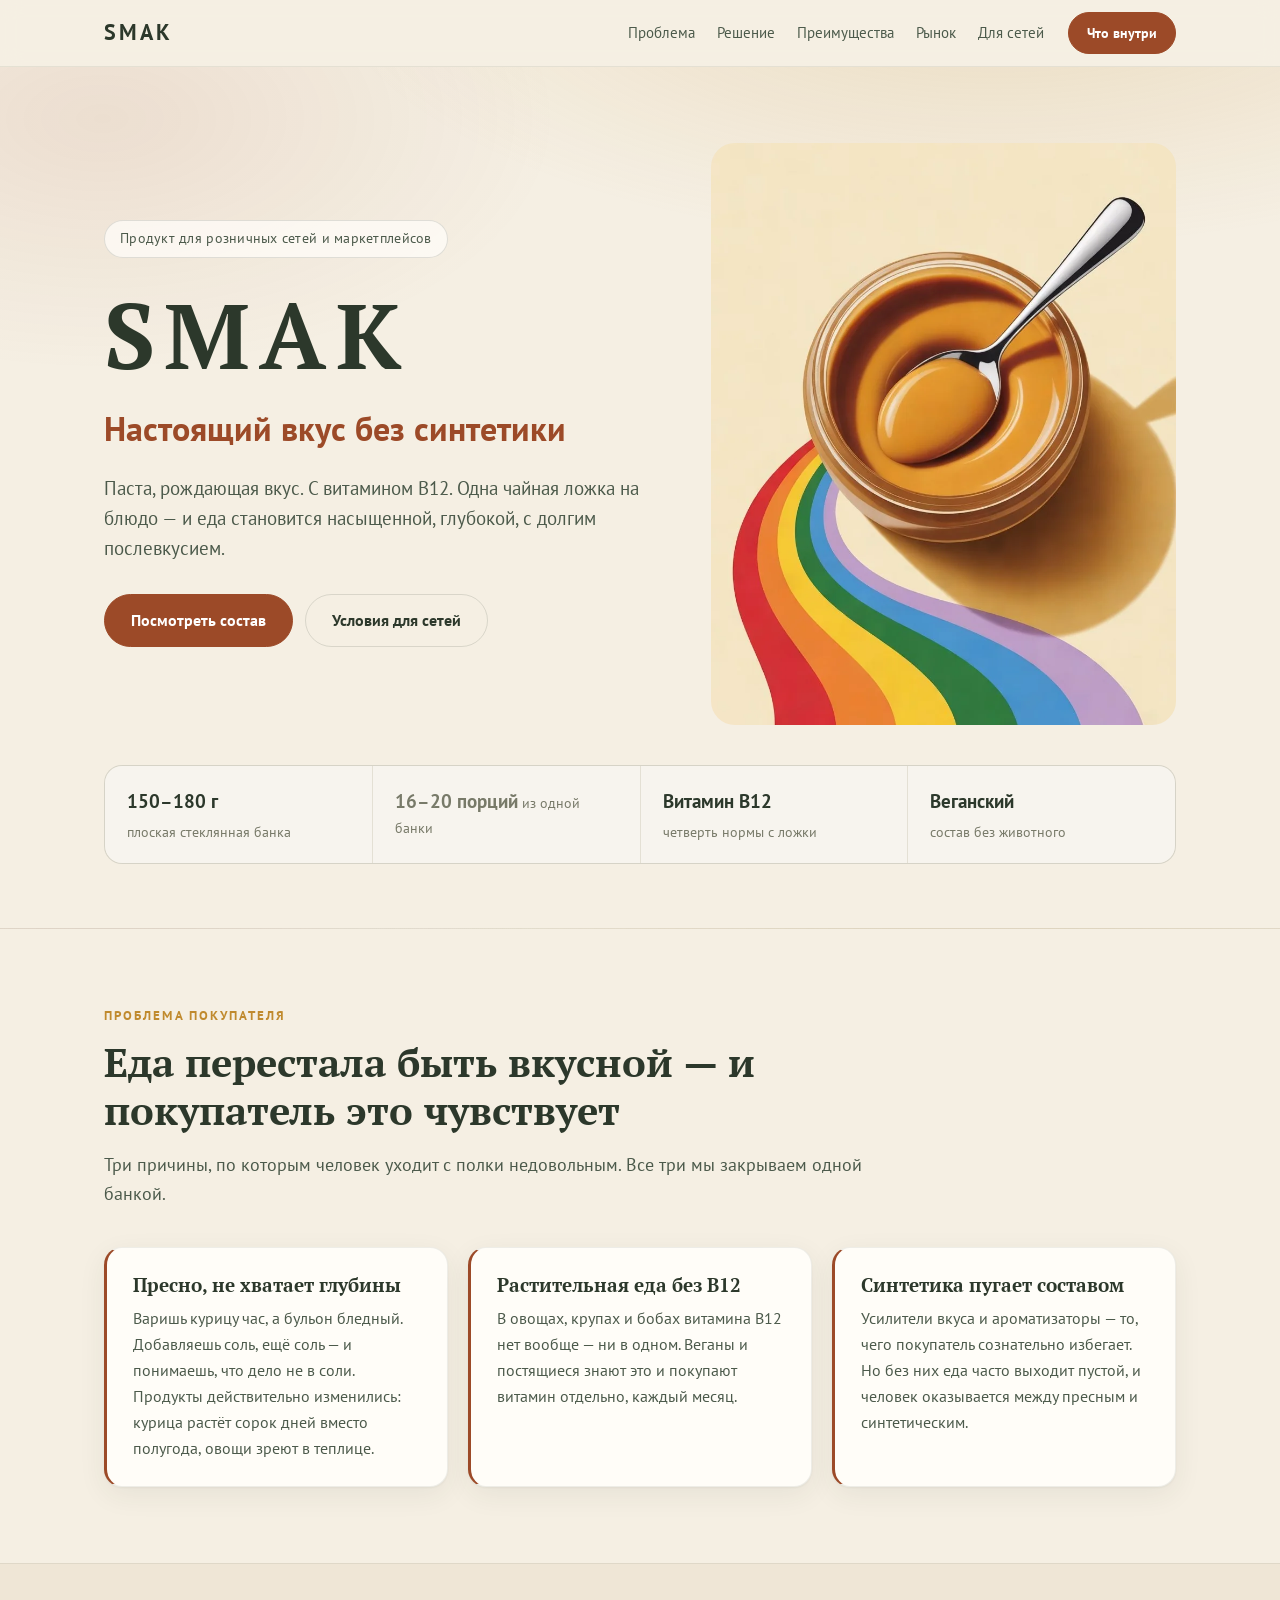
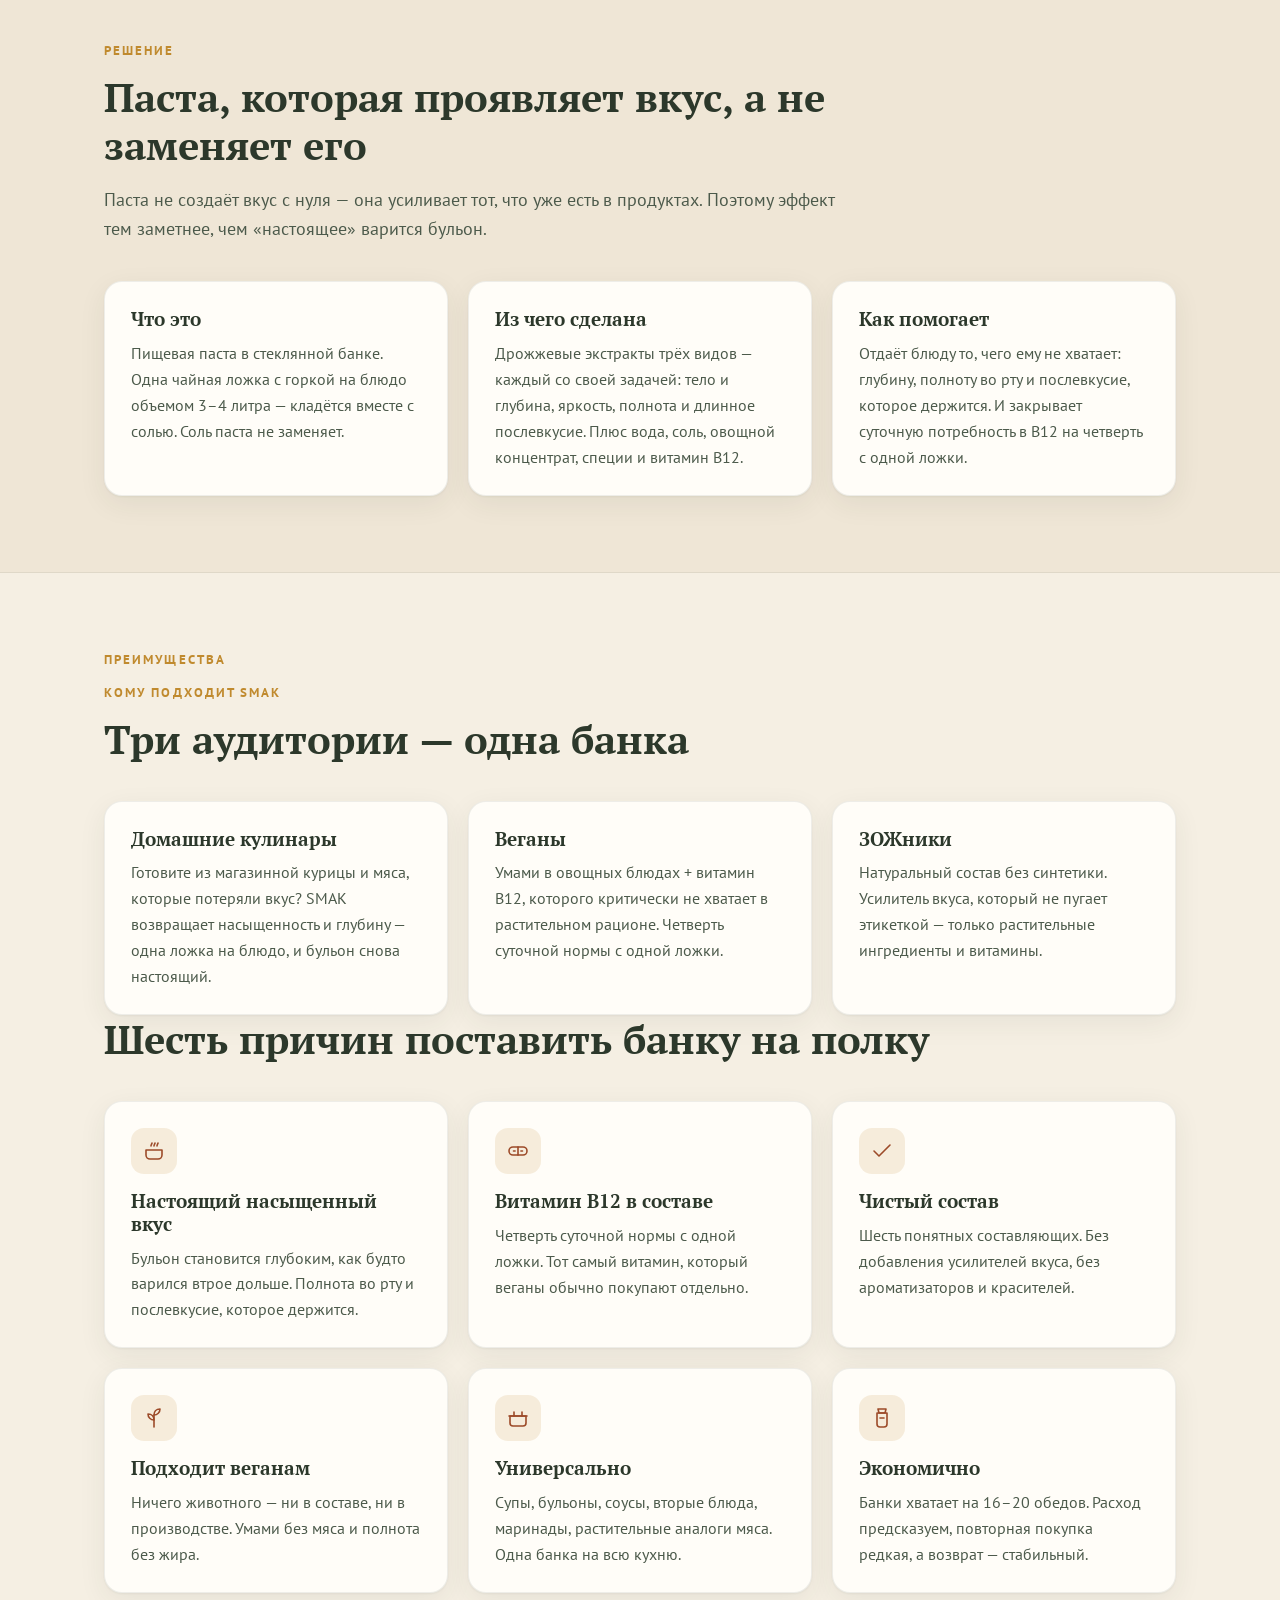
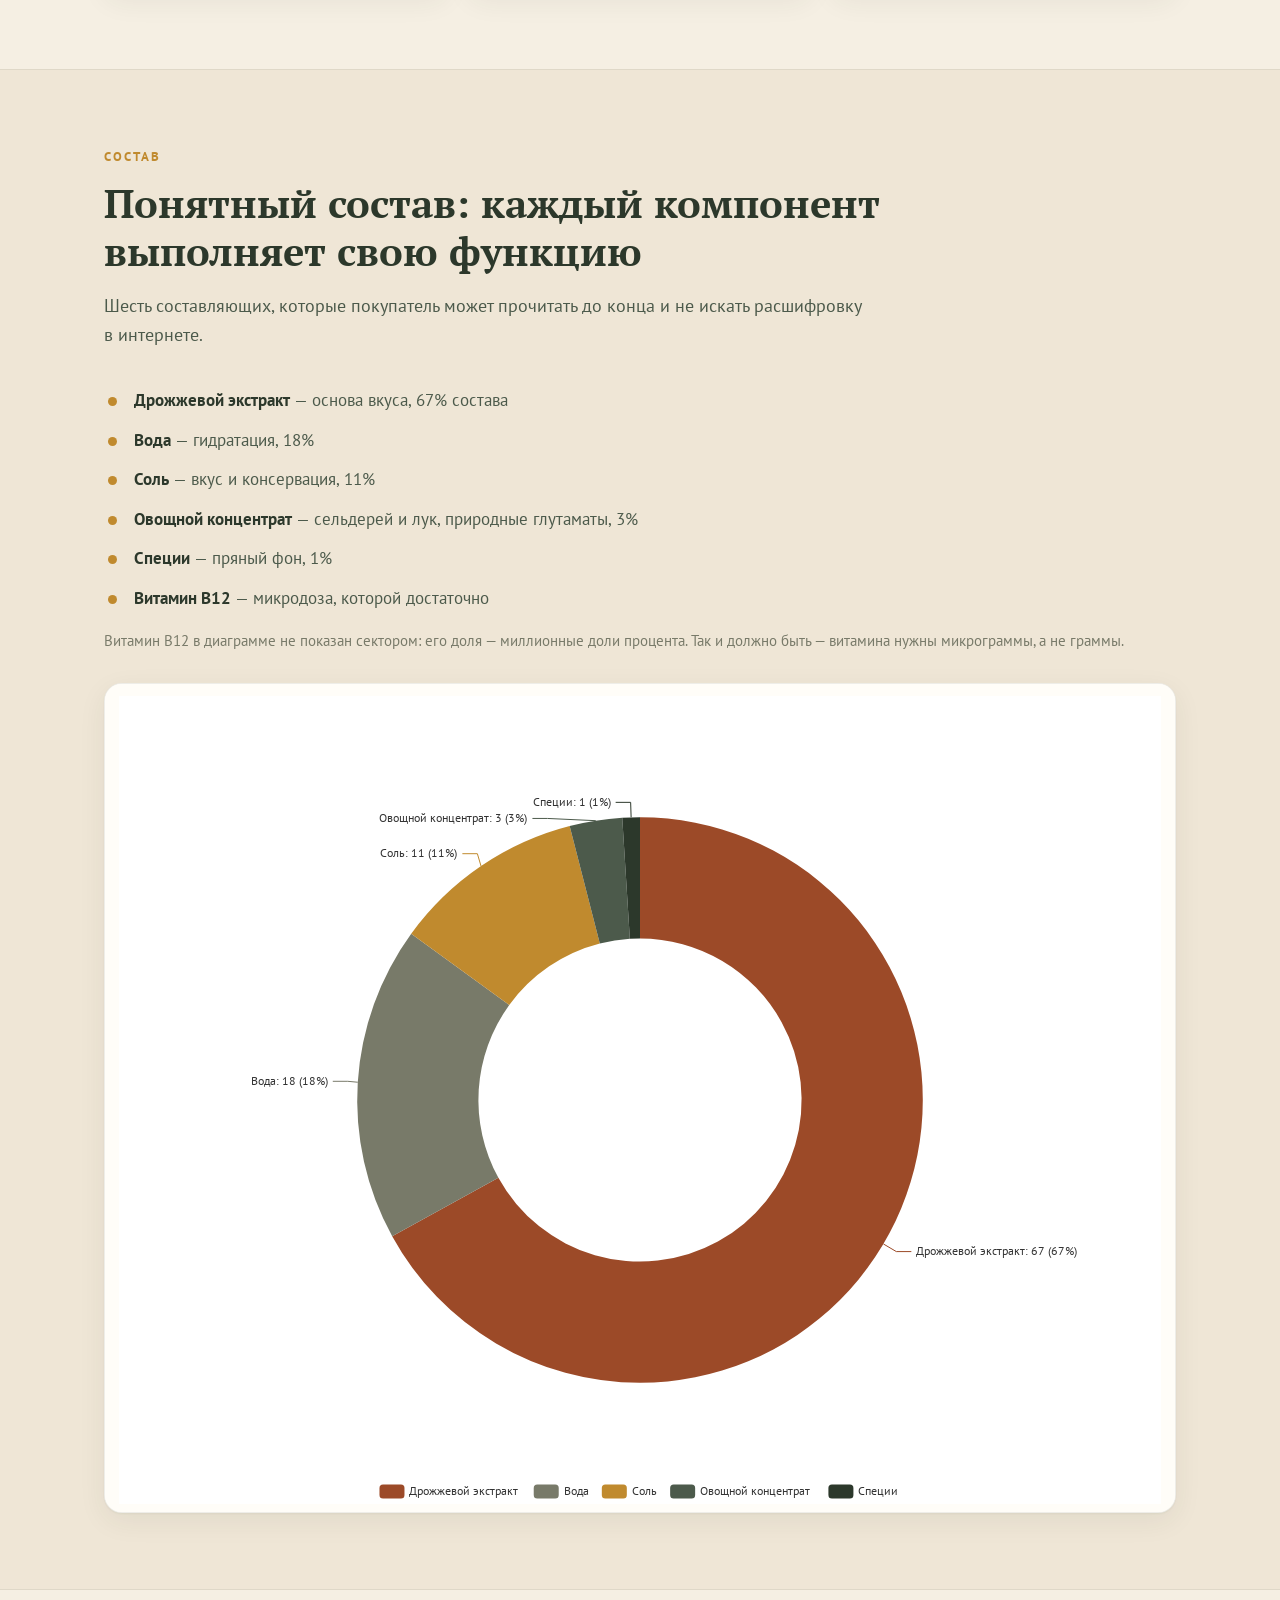
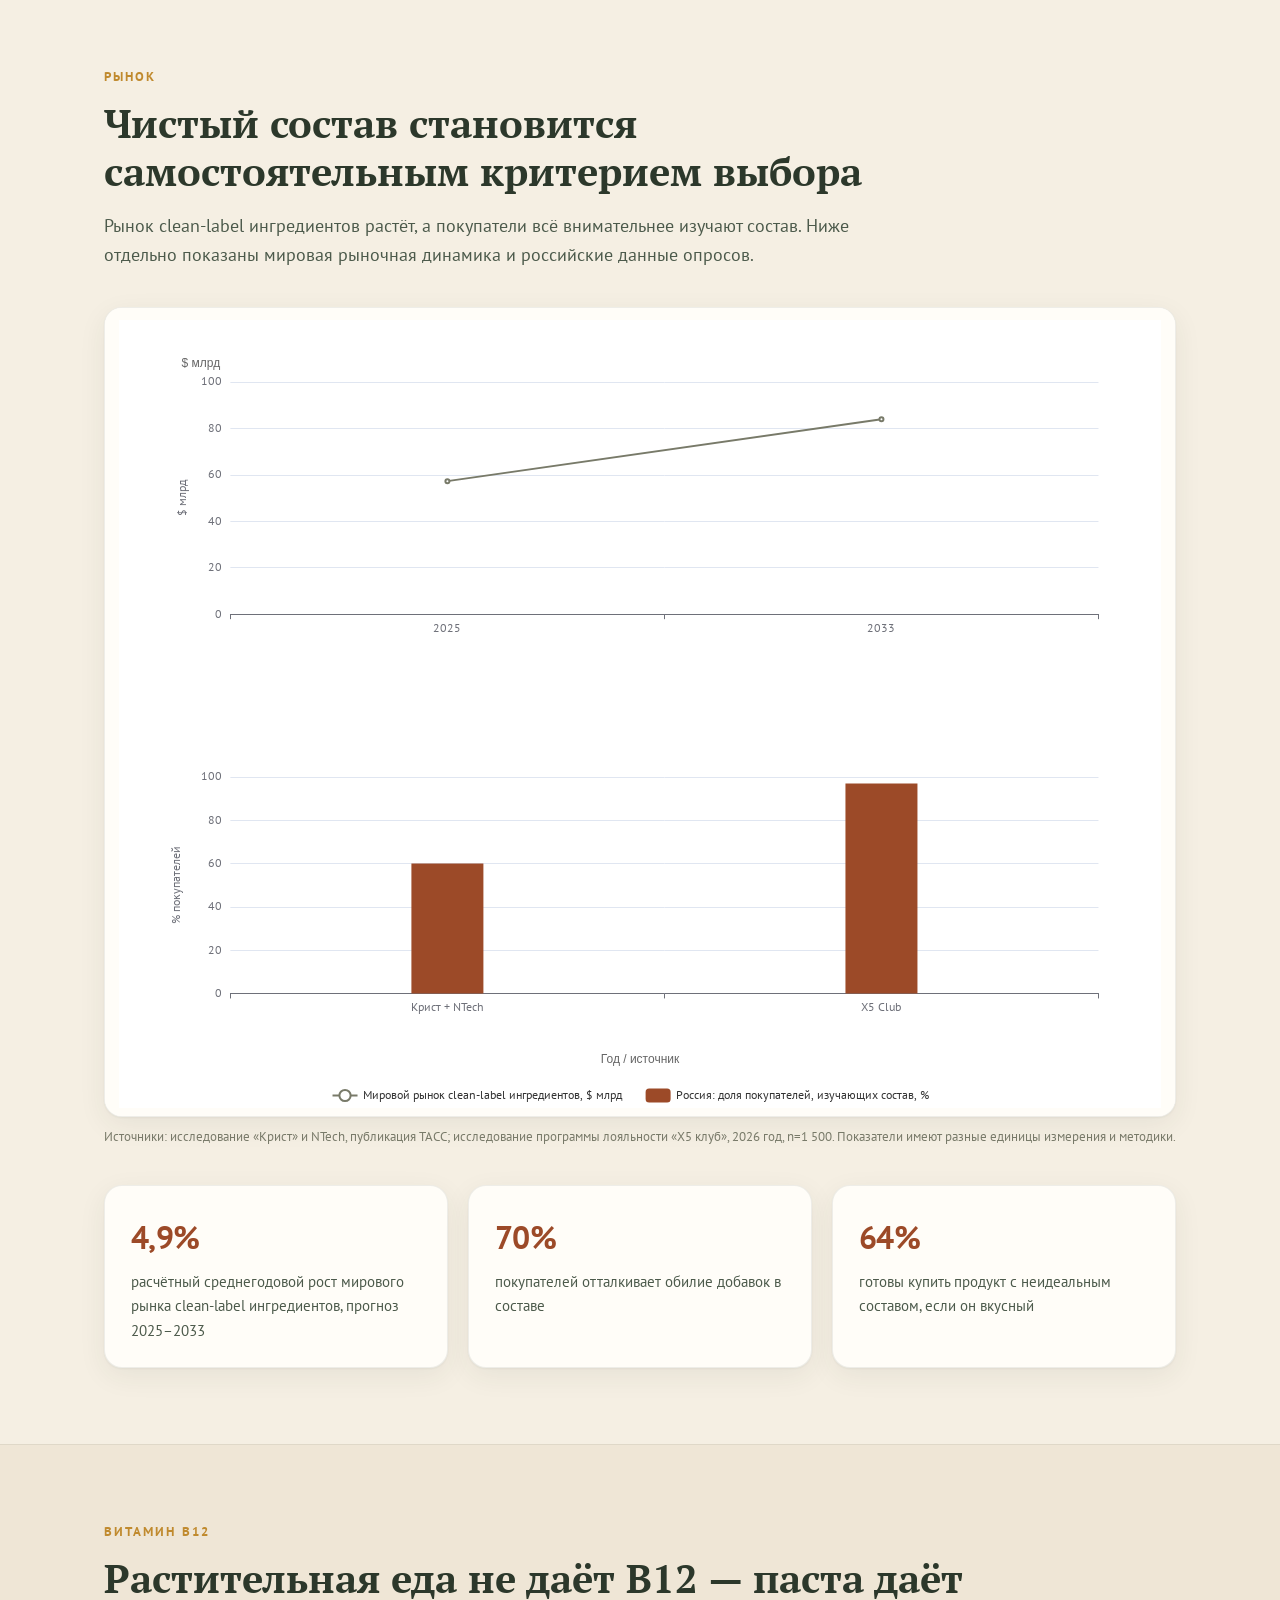
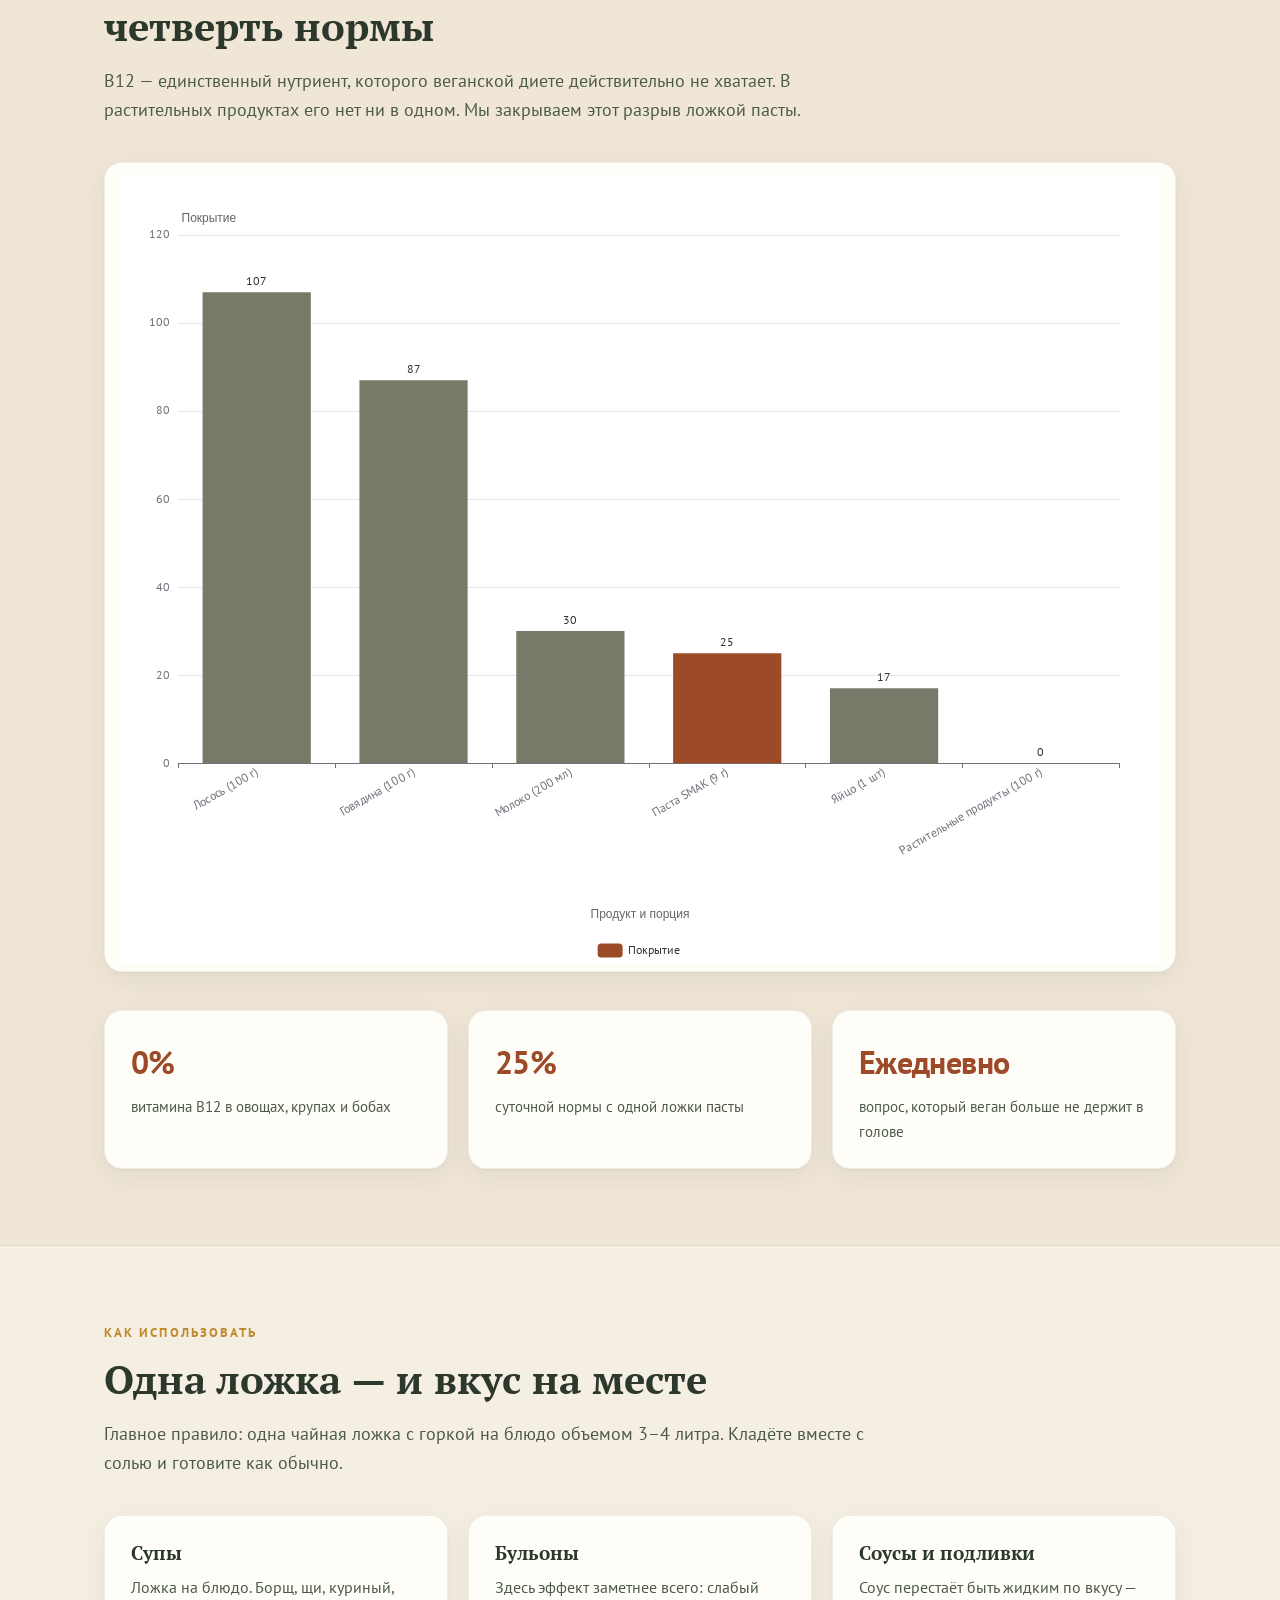
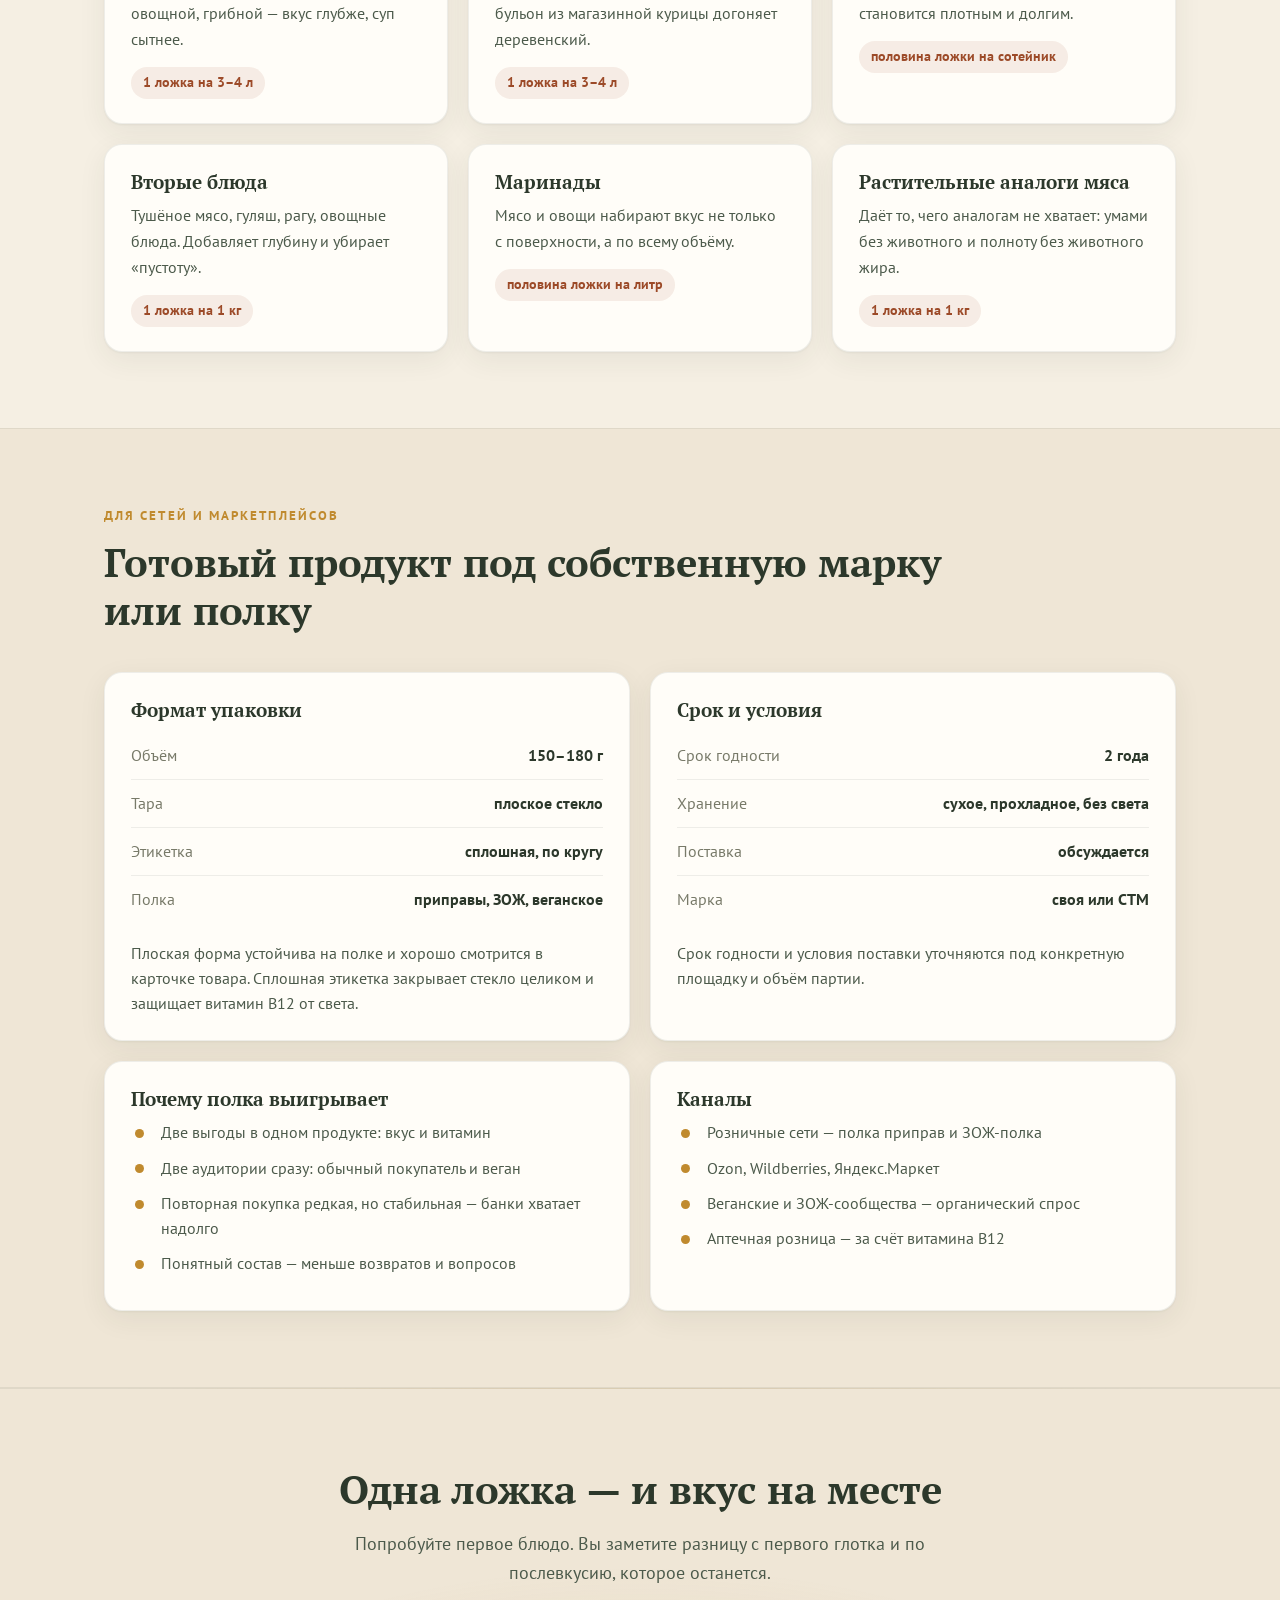
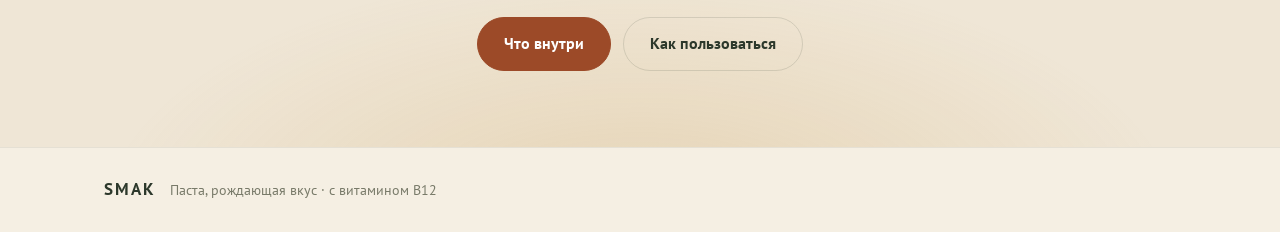
<file: index.html>
<!DOCTYPE html>
<html lang="ru">
<head>
<meta charset="utf-8">
<meta name="viewport" content="width=device-width, initial-scale=1">
<title>SMAK — паста, рождающая вкус. С витамином B12</title>
<meta name="description" content="SMAK — паста-концентрат для супов и горячих блюд: проявляет вкус обычных продуктов и добавляет витамин B12. Одна чайная ложка на блюдо. Для розничных сетей и маркетплейсов.">
<meta property="og:title" content="SMAK — паста, рождающая вкус. С витамином B12">
<meta property="og:description" content="Одна ложка на блюдо — глубина, полнота и долгое послевкусие. Плюс четверть суточной нормы витамина B12.">
<meta property="og:type" content="website">
<meta property="og:image" content="assets/hero-rainbow.webp">
<link rel="icon" href="data:image/svg+xml,%3Csvg xmlns='http://www.w3.org/2000/svg' viewBox='0 0 64 64'%3E%3Crect width='64' height='64' rx='14' fill='%239C4A28'/%3E%3Ctext x='32' y='45' font-family='Georgia,serif' font-size='36' font-weight='bold' fill='%23FFFDF8' text-anchor='middle'%3ES%3C/text%3E%3C/svg%3E">
<link rel="stylesheet" href="style.css">
</head>
<body>

<!-- ================= ШАПКА ================= -->
<header class="topbar">
  <div class="wrap topbar__in">
    <a class="brand" href="#top">SMAK</a>
    <nav class="nav">
      <a href="#problem">Проблема</a>
      <a href="#solution">Решение</a>
      <a href="#benefits">Преимущества</a>
      <a href="#market">Рынок</a>
      <a href="#b2b">Для сетей</a>
    </nav>
    <a class="btn btn--sm" href="#composition">Что внутри</a>
  </div>
</header>

<!-- ================= 1. HERO ================= -->
<section class="hero" id="top">
  <div class="wrap hero__in">
    <div class="hero__text">
      <p class="badge">Продукт для розничных сетей и маркетплейсов</p>
      <h1 class="hero__title">SMAK</h1>
      <p class="hero__slogan">Настоящий вкус без синтетики</p>
      <p class="hero__lead">
        Паста, рождающая вкус. С витамином B12. Одна чайная ложка на блюдо —
        и еда становится насыщенной, глубокой, с долгим послевкусием.
      </p>
      <div class="hero__actions">
        <a class="btn" href="#composition">Посмотреть состав</a>
        <a class="btn btn--ghost" href="#b2b">Условия для сетей</a>
      </div>
    </div>

    <figure class="hero__shot">
      <img src="assets/hero-rainbow.webp" alt="Банка пасты SMAK с ложкой на тёплом фоне с радужной лентой" width="864" height="1152" fetchpriority="high" decoding="async">
    </figure>

    <ul class="facts">
      <li><b>150–180 г</b><span>плоская стеклянная банка</span></li>
      <li><span><b>16–20 порций</b> из одной банки</span></li>
      <li><b>Витамин B12</b><span>четверть нормы с ложки</span></li>
      <li><b>Веганский</b><span>состав без животного</span></li>
    </ul>
  </div>
</section>

<!-- ================= 2. ПРОБЛЕМА ================= -->
<section class="section" id="problem">
  <div class="wrap">
    <p class="kicker">Проблема покупателя</p>
    <h2 class="h2">Еда перестала быть вкусной — и покупатель это чувствует</h2>
    <p class="section__lead">
      Три причины, по которым человек уходит с полки недовольным. Все три мы закрываем одной банкой.
    </p>

    <div class="grid grid--3">
      <article class="card card--problem">
        <h3>Пресно, не хватает глубины</h3>
        <p>
          Варишь курицу час, а бульон бледный. Добавляешь соль, ещё соль — и понимаешь,
          что дело не в соли. Продукты действительно изменились: курица растёт сорок дней
          вместо полугода, овощи зреют в теплице.
        </p>
      </article>

      <article class="card card--problem">
        <h3>Растительная еда без B12</h3>
        <p>
          В овощах, крупах и бобах витамина B12 нет вообще — ни в одном.
          Веганы и постящиеся знают это и покупают витамин отдельно, каждый месяц.
        </p>
      </article>

      <article class="card card--problem">
        <h3>Синтетика пугает составом</h3>
        <p>
          Усилители вкуса и ароматизаторы — то, чего покупатель сознательно избегает.
          Но без них еда часто выходит пустой, и человек оказывается между пресным
          и синтетическим.
        </p>
      </article>
    </div>
  </div>
</section>

<!-- ================= 3. РЕШЕНИЕ ================= -->
<section class="section section--tint" id="solution">
  <div class="wrap">
    <p class="kicker">Решение</p>
    <h2 class="h2">Паста, которая проявляет вкус, а не заменяет его</h2>
    <p class="section__lead">
      Паста не создаёт вкус с нуля — она усиливает тот, что уже есть в продуктах.
      Поэтому эффект тем заметнее, чем «настоящее» варится бульон.
    </p>

    <div class="grid grid--3">
      <article class="card">
        <h3>Что это</h3>
        <p>
          Пищевая паста в стеклянной банке. Одна чайная ложка с горкой на блюдо объемом 3–4 литра
          — кладётся вместе с солью. Соль паста не заменяет.
        </p>
      </article>
      <article class="card">
        <h3>Из чего сделана</h3>
        <p>
          Дрожжевые экстракты трёх видов — каждый со своей задачей: тело и глубина,
          яркость, полнота и длинное послевкусие. Плюс вода, соль, овощной концентрат,
          специи и витамин B12.
        </p>
      </article>
      <article class="card">
        <h3>Как помогает</h3>
        <p>
          Отдаёт блюду то, чего ему не хватает: глубину, полноту во рту и послевкусие,
          которое держится. И закрывает суточную потребность в B12 на четверть с одной ложки.
        </p>
      </article>
    </div>
  </div>
</section>

<!-- ================= 4. ПРЕИМУЩЕСТВА ================= -->
<section class="section" id="benefits">
  <div class="wrap">
    <p class="kicker">Преимущества</p>
        <p class="kicker">Кому подходит SMAK</p>
    <h2 class="h2">Три аудитории — одна банка</h2>
    <div class="grid grid--3">
      <div class="card"><h3>Домашние кулинары</h3><p>Готовите из магазинной курицы и мяса, которые потеряли вкус? SMAK возвращает насыщенность и глубину — одна ложка на блюдо, и бульон снова настоящий.</p></div>
      <div class="card"><h3>Веганы</h3><p>Умами в овощных блюдах + витамин B12, которого критически не хватает в растительном рационе. Четверть суточной нормы с одной ложки.</p></div>
      <div class="card"><h3>ЗОЖники</h3><p>Натуральный состав без синтетики. Усилитель вкуса, который не пугает этикеткой — только растительные ингредиенты и витамины.</p></div>
    </div>

<h2 class="h2">Шесть причин поставить банку на полку</h2>

    <div class="grid grid--3">
      <article class="card card--benefit">
        <span class="icon" aria-hidden="true">
          <svg viewBox="0 0 24 24" fill="none" stroke="currentColor" stroke-width="1.6"
               stroke-linecap="round" stroke-linejoin="round">
            <path d="M4 11h16v5a4 4 0 0 1-4 4H8a4 4 0 0 1-4-4z"/>
            <path d="M9 7c0-1.5 1-2 1-3M12 7c0-1.5 1-2 1-3M15 7c0-1.5 1-2 1-3"/>
          </svg>
        </span>
        <h3>Настоящий насыщенный вкус</h3>
        <p>Бульон становится глубоким, как будто варился втрое дольше. Полнота во рту и послевкусие, которое держится.</p>
      </article>

      <article class="card card--benefit">
        <span class="icon" aria-hidden="true">
          <svg viewBox="0 0 24 24" fill="none" stroke="currentColor" stroke-width="1.6"
               stroke-linecap="round" stroke-linejoin="round">
            <rect x="3" y="8" width="18" height="8" rx="4"/>
            <path d="M12 8v8"/>
            <path d="M7.5 12h1.6M14.9 12h1.6"/>
          </svg>
        </span>
        <h3>Витамин B12 в составе</h3>
        <p>Четверть суточной нормы с одной ложки. Тот самый витамин, который веганы обычно покупают отдельно.</p>
      </article>

      <article class="card card--benefit">
        <span class="icon" aria-hidden="true">
          <svg viewBox="0 0 24 24" fill="none" stroke="currentColor" stroke-width="1.6"
               stroke-linecap="round" stroke-linejoin="round">
            <path d="M20 6L9 17l-5-5"/>
          </svg>
        </span>
        <h3>Чистый состав</h3>
        <p>Шесть понятных составляющих. Без добавления усилителей вкуса, без ароматизаторов и красителей.</p>
      </article>

      <article class="card card--benefit">
        <span class="icon" aria-hidden="true">
          <svg viewBox="0 0 24 24" fill="none" stroke="currentColor" stroke-width="1.6"
               stroke-linecap="round" stroke-linejoin="round">
            <path d="M12 21V9"/>
            <path d="M12 9c0-3 2-6 6-6 0 3.3-2.6 6-6 6z"/>
            <path d="M12 14c0-3-2-6-6-6 0 3.3 2.6 6 6 6z"/>
          </svg>
        </span>
        <h3>Подходит веганам</h3>
        <p>Ничего животного — ни в составе, ни в производстве. Умами без мяса и полнота без жира.</p>
      </article>

      <article class="card card--benefit">
        <span class="icon" aria-hidden="true">
          <svg viewBox="0 0 24 24" fill="none" stroke="currentColor" stroke-width="1.6"
               stroke-linecap="round" stroke-linejoin="round">
            <path d="M4 10h16v7a3 3 0 0 1-3 3H7a3 3 0 0 1-3-3z"/>
            <path d="M3 10h18"/>
            <path d="M8 6v4M16 6v4"/>
          </svg>
        </span>
        <h3>Универсально</h3>
        <p>Супы, бульоны, соусы, вторые блюда, маринады, растительные аналоги мяса. Одна банка на всю кухню.</p>
      </article>

      <article class="card card--benefit">
        <span class="icon" aria-hidden="true">
          <svg viewBox="0 0 24 24" fill="none" stroke="currentColor" stroke-width="1.6"
               stroke-linecap="round" stroke-linejoin="round">
            <path d="M8 3h8l-1 4H9z"/>
            <path d="M7 7h10v11a3 3 0 0 1-3 3h-4a3 3 0 0 1-3-3z"/>
            <path d="M10 12h4"/>
          </svg>
        </span>
        <h3>Экономично</h3>
        <p>Банки хватает на 16–20 обедов. Расход предсказуем, повторная покупка редкая, а возврат — стабильный.</p>
      </article>
    </div>
  </div>
</section>

<!-- ================= 5. СОСТАВ ================= -->
<section class="section section--tint" id="composition">
  <div class="wrap">
    <p class="kicker">Состав</p>
    <h2 class="h2">Понятный состав: каждый компонент выполняет свою функцию</h2>
    <p class="section__lead">
      Шесть составляющих, которые покупатель может прочитать до конца и не искать
      расшифровку в интернете.
    </p>

    <div class="split">
      <div class="split__text">
        <ul class="checklist">
          <li><b>Дрожжевой экстракт</b> — основа вкуса, 67% состава</li>
          <li><b>Вода</b> — гидратация, 18%</li>
          <li><b>Соль</b> — вкус и консервация, 11%</li>
          <li><b>Овощной концентрат</b> — сельдерей и лук, природные глутаматы, 3%</li>
          <li><b>Специи</b> — пряный фон, 1%</li>
          <li><b>Витамин B12</b> — микродоза, которой достаточно</li>
        </ul>
        <p class="note">
          Витамин B12 в диаграмме не показан сектором: его доля — миллионные доли процента.
          Так и должно быть — витамина нужны микрограммы, а не граммы.
        </p>
      </div>
      <div class="split__chart">
        <iframe src="charts/chart-2.html" title="Состав пасты по компонентам"
                height="830" loading="lazy"></iframe>
      </div>
    </div>
  </div>
</section>

<!-- ================= 6. УПАКОВКА ================= -->
<!-- ================= 6. РЫНОК ================= -->
<section class="section" id="market">
  <div class="wrap">
    <p class="kicker">Рынок</p>
    <h2 class="h2">Чистый состав становится самостоятельным критерием выбора</h2>
    <p class="section__lead">
      Рынок clean-label ингредиентов растёт, а покупатели всё внимательнее изучают состав.
      Ниже отдельно показаны мировая рыночная динамика и российские данные опросов.
    </p>

    <div class="chart-wide">
      <iframe src="charts/chart-1.html" title="Рынок clean label и покупатели, изучающие состав"
              height="810" loading="lazy"></iframe>
      <p class="note note--fine">
        Источники: исследование «Крист» и NTech, публикация ТАСС; исследование программы лояльности «Х5 клуб», 2026 год, n=1 500. Показатели имеют разные единицы измерения и методики.
      </p>
    </div>

    <div class="grid grid--3 mt">
      <div class="card card--stat"><b>4,9%</b><span>расчётный среднегодовой рост мирового рынка clean-label ингредиентов, прогноз 2025–2033</span></div>
      <div class="card card--stat"><b>70%</b><span>покупателей отталкивает обилие добавок в составе</span></div>
      <div class="card card--stat"><b>64%</b><span>готовы купить продукт с неидеальным составом, если он вкусный</span></div>
    </div>
  </div>
</section>

<!-- ================= 7. B12 ================= -->
<section class="section section--tint" id="b12">
  <div class="wrap">
    <p class="kicker">Витамин B12</p>
    <h2 class="h2">Растительная еда не даёт B12 — паста даёт четверть нормы</h2>
    <p class="section__lead">
      B12 — единственный нутриент, которого веганской диете действительно не хватает.
      В растительных продуктах его нет ни в одном. Мы закрываем этот разрыв ложкой пасты.
    </p>

    <div class="chart-wide">
      <iframe src="charts/chart-3.html" title="Покрытие суточной нормы витамина B12 по продуктам"
              height="810" loading="lazy"></iframe>
    </div>

    <div class="grid grid--3 mt">
      <div class="card card--stat"><b>0%</b><span>витамина B12 в овощах, крупах и бобах</span></div>
      <div class="card card--stat"><b>25%</b><span>суточной нормы с одной ложки пасты</span></div>
      <div class="card card--stat"><b>Ежедневно</b><span>вопрос, который веган больше не держит в голове</span></div>
    </div>
  </div>
</section>

<!-- ================= 8. КАК ИСПОЛЬЗОВАТЬ ================= -->
<section class="section" id="usage">
  <div class="wrap">
    <p class="kicker">Как использовать</p>
    <h2 class="h2">Одна ложка — и вкус на месте</h2>
    <p class="section__lead">
        Главное правило: одна чайная ложка с горкой на блюдо объемом 3–4 литра.
      Кладёте вместе с солью и готовите как обычно.
    </p>

    <div class="grid grid--3">
      <article class="card card--use">
        <h3>Супы</h3>
        <p>Ложка на блюдо. Борщ, щи, куриный, овощной, грибной — вкус глубже, суп сытнее.</p>
        <span class="dose">1 ложка на 3–4 л</span>
      </article>
      <article class="card card--use">
        <h3>Бульоны</h3>
        <p>Здесь эффект заметнее всего: слабый бульон из магазинной курицы догоняет деревенский.</p>
        <span class="dose">1 ложка на 3–4 л</span>
      </article>
      <article class="card card--use">
        <h3>Соусы и подливки</h3>
        <p>Соус перестаёт быть жидким по вкусу — становится плотным и долгим.</p>
        <span class="dose">половина ложки на сотейник</span>
      </article>
      <article class="card card--use">
        <h3>Вторые блюда</h3>
        <p>Тушёное мясо, гуляш, рагу, овощные блюда. Добавляет глубину и убирает «пустоту».</p>
        <span class="dose">1 ложка на 1 кг</span>
      </article>
      <article class="card card--use">
        <h3>Маринады</h3>
        <p>Мясо и овощи набирают вкус не только с поверхности, а по всему объёму.</p>
        <span class="dose">половина ложки на литр</span>
      </article>
      <article class="card card--use">
        <h3>Растительные аналоги мяса</h3>
        <p>Даёт то, чего аналогам не хватает: умами без животного и полноту без животного жира.</p>
        <span class="dose">1 ложка на 1 кг</span>
      </article>
    </div>
  </div>
</section>

<!-- ================= 9. ДЛЯ СЕТЕЙ ================= -->
<section class="section section--tint" id="b2b">
  <div class="wrap">
    <p class="kicker">Для сетей и маркетплейсов</p>
    <h2 class="h2">Готовый продукт под собственную марку или полку</h2>

    <div class="grid grid--2">
      <article class="card">
        <h3>Формат упаковки</h3>
        <ul class="spec">
          <li><span>Объём</span><b>150–180 г</b></li>
          <li><span>Тара</span><b>плоское стекло</b></li>
          <li><span>Этикетка</span><b>сплошная, по кругу</b></li>
          <li><span>Полка</span><b>приправы, ЗОЖ, веганское</b></li>
        </ul>
        <p class="note">
          Плоская форма устойчива на полке и хорошо смотрится в карточке товара.
          Сплошная этикетка закрывает стекло целиком и защищает витамин B12 от света.
        </p>
      </article>

      <article class="card">
        <h3>Срок и условия</h3>
        <ul class="spec">
          <li><span>Срок годности</span><b>2 года</b></li>
          <li><span>Хранение</span><b>сухое, прохладное, без света</b></li>
          <li><span>Поставка</span><b>обсуждается</b></li>
          <li><span>Марка</span><b>своя или СТМ</b></li>
        </ul>
        <p class="note">
          Срок годности и условия поставки уточняются под конкретную площадку
          и объём партии.
        </p>
      </article>

      <article class="card">
        <h3>Почему полка выигрывает</h3>
        <ul class="checklist checklist--sm">
          <li>Две выгоды в одном продукте: вкус и витамин</li>
          <li>Две аудитории сразу: обычный покупатель и веган</li>
          <li>Повторная покупка редкая, но стабильная — банки хватает надолго</li>
          <li>Понятный состав — меньше возвратов и вопросов</li>
        </ul>
      </article>

      <article class="card">
        <h3>Каналы</h3>
        <ul class="checklist checklist--sm">
          <li>Розничные сети — полка приправ и ЗОЖ-полка</li>
          <li>Ozon, Wildberries, Яндекс.Маркет</li>
          <li>Веганские и ЗОЖ-сообщества — органический спрос</li>
          <li>Аптечная розница — за счёт витамина B12</li>
        </ul>
      </article>
    </div>
  </div>
</section>

<!-- ================= 10. ПРИЗЫВ ================= -->
<section class="section cta" id="try">
  <div class="wrap cta__in">
    <h2 class="h2">Одна ложка — и вкус на месте</h2>
    <p class="cta__lead">
      Попробуйте первое блюдо. Вы заметите разницу с первого глотка
      и по послевкусию, которое останется.
    </p>
    <div class="cta__actions">
      <a class="btn" href="#composition">Что внутри</a>
      <a class="btn btn--ghost" href="#usage">Как пользоваться</a>
    </div>
  </div>
</section>

<footer class="footer">
  <div class="wrap footer__in">
    <span class="brand brand--sm">SMAK</span>
    <span>Паста, рождающая вкус · с витамином B12</span>
  </div>
</footer>

</body>
</html>
</file>
<file: style.css>
/* ==========================================================================
   SMAK — лендинг для партнёра
   Палитра и типографика согласованы с брифом продукта (ТЗ, раздел 5).
   Внешних зависимостей нет: локальные шрифты PT Sans / PT Serif
   (кириллический сабсет, WOFF) и локальные файлы.
   ========================================================================== */

@font-face {
  font-family: "PT Sans";
  src: url("fonts/PTSans-Regular.woff") format("woff");
  font-weight: 400;
  font-style: normal;
  font-display: swap;
}
@font-face {
  font-family: "PT Sans";
  src: url("fonts/PTSans-Bold.woff") format("woff");
  font-weight: 700;
  font-style: normal;
  font-display: swap;
}
@font-face {
  font-family: "PT Serif";
  src: url("fonts/PTSerif-Bold.woff") format("woff");
  font-weight: 700;
  font-style: normal;
  font-display: swap;
}

:root {
  --cream:      #F5EFE3;
  --cream-deep: #EFE6D6;
  --card:       #FFFDF8;
  --ink:        #2C382B;
  --ink-soft:   #4C5A4B;
  --muted:      #787A69;
  --terra:      #9C4A28;
  --ochre:      #C08A2E;
  --line:       rgba(44, 56, 43, .14);
  --line-soft:  rgba(44, 56, 43, .08);
  --shadow:     0 1px 2px rgba(44,56,43,.05), 0 8px 28px rgba(44,56,43,.07);
  --radius:     18px;
  --radius-sm:  12px;
  --wrap:       1120px;
  --font: "PT Sans", "Segoe UI", Arial, sans-serif;
  --font-head: "PT Serif", "PT Sans", Georgia, "Times New Roman", serif;
}

*, *::before, *::after { box-sizing: border-box; }

html { scroll-behavior: smooth; }

body {
  margin: 0;
  font-family: var(--font);
  font-size: 17px;
  line-height: 1.62;
  color: var(--ink);
  background: var(--cream);
  -webkit-font-smoothing: antialiased;
}

img, iframe { max-width: 100%; }

h1, h2, h3 { font-family: var(--font-head); font-weight: 700; line-height: 1.2; margin: 0; letter-spacing: 0; }
p { margin: 0; }
ul { margin: 0; padding: 0; list-style: none; }

a { color: inherit; text-decoration: none; }

.wrap {
  width: 100%;
  max-width: var(--wrap);
  margin: 0 auto;
  padding: 0 24px;
}

/* ---------- шапка ---------- */

.topbar {
  position: sticky;
  top: 0;
  z-index: 20;
  background: rgba(245, 239, 227, .88);
  backdrop-filter: blur(10px);
  border-bottom: 1px solid var(--line-soft);
}

.topbar__in {
  display: flex;
  align-items: center;
  gap: 24px;
  min-height: 66px;
}

.brand {
  font-weight: 700;
  font-size: 22px;
  letter-spacing: .14em;
  color: var(--ink);
}
.brand--sm { font-size: 17px; letter-spacing: .12em; }

.nav {
  display: flex;
  gap: 22px;
  margin-left: auto;
  font-size: 15px;
  color: var(--ink-soft);
}
.nav a:hover { color: var(--terra); }

/* ---------- кнопки ---------- */

.btn {
  display: inline-block;
  padding: 13px 26px;
  border-radius: 999px;
  background: var(--terra);
  color: #fff;
  font-weight: 600;
  font-size: 16px;
  border: 1px solid var(--terra);
  transition: transform .15s ease, box-shadow .15s ease, background .15s ease;
  white-space: nowrap;
}
.btn:hover {
  background: #8a3f20;
  transform: translateY(-1px);
  box-shadow: 0 8px 20px rgba(156, 74, 40, .22);
}
.btn--ghost {
  background: transparent;
  color: var(--ink);
  border-color: var(--line);
}
.btn--ghost:hover {
  background: rgba(44,56,43,.05);
  box-shadow: none;
  color: var(--ink);
}
.btn--sm { padding: 9px 18px; font-size: 14px; }

/* ---------- hero ---------- */

.hero {
  background:
    radial-gradient(1100px 460px at 78% -12%, rgba(192,138,46,.20), transparent 62%),
    radial-gradient(760px 420px at 8% 6%, rgba(156,74,40,.10), transparent 60%),
    var(--cream);
  border-bottom: 1px solid var(--line-soft);
}

.hero__in {
  padding: 76px 24px 64px;
  display: grid;
  grid-template-columns: minmax(0, 1.2fr) minmax(0, 1fr);
  align-items: center;
  gap: 40px 48px;
}

.hero__text { min-width: 0; }

.badge {
  display: inline-block;
  padding: 7px 15px;
  border-radius: 999px;
  border: 1px solid var(--line);
  background: rgba(255,253,248,.75);
  font-size: 13.5px;
  letter-spacing: .02em;
  color: var(--ink-soft);
  margin-bottom: 22px;
}

.hero__title {
  font-size: clamp(52px, 9vw, 92px);
  font-weight: 700;
  letter-spacing: .1em;
  margin-bottom: 10px;
}

.hero__slogan {
  font-size: clamp(22px, 3.4vw, 34px);
  font-weight: 600;
  color: var(--terra);
  margin-bottom: 18px;
}

.hero__lead {
  max-width: 640px;
  font-size: 18.5px;
  color: var(--ink-soft);
}

.hero__actions {
  display: flex;
  flex-wrap: wrap;
  gap: 12px;
  margin-top: 30px;
}

.facts {
  grid-column: 1 / -1;
  display: grid;
  grid-template-columns: repeat(auto-fit, minmax(170px, 1fr));
  gap: 1px;
  background: var(--line-soft);
  border: 1px solid var(--line-soft);
  border-radius: var(--radius);
  overflow: hidden;
}
.facts li {
  background: rgba(255,253,248,.72);
  padding: 20px 22px;
  display: flex;
  flex-direction: column;
  gap: 4px;
}
.facts b { font-size: 19px; }
.facts span { font-size: 14px; color: var(--muted); }

/* ---------- секции ---------- */

.section { padding: 76px 0; }
.section--tint {
  background: var(--cream-deep);
  border-top: 1px solid var(--line-soft);
  border-bottom: 1px solid var(--line-soft);
}

.kicker {
  font-size: 13px;
  font-weight: 700;
  letter-spacing: .16em;
  text-transform: uppercase;
  color: var(--ochre);
  margin-bottom: 12px;
}

.h2 {
  font-size: clamp(26px, 4vw, 40px);
  font-weight: 700;
  max-width: 860px;
}

.section__lead {
  margin-top: 16px;
  max-width: 760px;
  font-size: 18px;
  color: var(--ink-soft);
}

.mt { margin-top: 36px; }

/* ---------- сетки и карточки ---------- */

.grid {
  display: grid;
  gap: 20px;
  margin-top: 38px;
}
.grid--3 { grid-template-columns: repeat(auto-fit, minmax(290px, 1fr)); }
.grid--2 { grid-template-columns: repeat(auto-fit, minmax(360px, 1fr)); }

.card {
  background: var(--card);
  border: 1px solid var(--line-soft);
  border-radius: var(--radius);
  padding: 26px 26px 24px;
  box-shadow: var(--shadow);
}
.card h3 {
  font-size: 19px;
  margin-bottom: 10px;
}
.card p { color: var(--ink-soft); font-size: 16px; }

.card--problem { border-left: 3px solid var(--terra); }

.card--benefit .icon {
  display: inline-flex;
  align-items: center;
  justify-content: center;
  width: 46px;
  height: 46px;
  border-radius: 13px;
  background: rgba(192,138,46,.14);
  color: var(--terra);
  margin-bottom: 16px;
}
.card--benefit .icon svg { width: 24px; height: 24px; }

.card--stat {
  display: flex;
  flex-direction: column;
  gap: 6px;
  text-align: left;
}
.card--stat b {
  font-size: 32px;
  font-weight: 700;
  color: var(--terra);
  letter-spacing: -0.02em;
}
.card--stat span { font-size: 15px; color: var(--ink-soft); }

.card--use .dose {
  display: inline-block;
  margin-top: 14px;
  padding: 5px 12px;
  border-radius: 999px;
  background: rgba(156,74,40,.09);
  color: var(--terra);
  font-size: 13.5px;
  font-weight: 600;
}

/* ---------- списки ---------- */

.checklist li {
  position: relative;
  padding-left: 30px;
  margin-bottom: 12px;
  color: var(--ink-soft);
}
.checklist li::before {
  content: "";
  position: absolute;
  left: 4px;
  top: .58em;
  width: 9px;
  height: 9px;
  border-radius: 50%;
  background: var(--ochre);
}
.checklist b { color: var(--ink); }
.checklist--sm li { font-size: 15.5px; margin-bottom: 10px; }

.spec { margin-top: 4px; }
.spec li {
  display: flex;
  justify-content: space-between;
  gap: 16px;
  padding: 11px 0;
  border-bottom: 1px solid var(--line-soft);
  font-size: 15.5px;
}
.spec li:last-child { border-bottom: 0; }
.spec span { color: var(--muted); }
.spec b { text-align: right; }

.note {
  margin-top: 18px;
  font-size: 14.5px;
  color: var(--muted);
  line-height: 1.55;
}
.note--fine { margin-top: 10px; font-size: 13px; }

/* ---------- графики ---------- */

.split {
  display: grid;
  grid-template-columns: 1fr;
  gap: 30px;
  margin-top: 38px;
}

.chart-wide { margin-top: 38px; }

iframe {
  display: block;
  width: 100%;
  border: 1px solid var(--line-soft);
  border-radius: var(--radius);
  background: var(--card);
  box-shadow: var(--shadow);
}

/* ---------- призыв ---------- */

.cta {
  background:
    radial-gradient(900px 420px at 50% 120%, rgba(192,138,46,.20), transparent 60%),
    var(--cream-deep);
  border-top: 1px solid var(--line-soft);
}

.cta__in { text-align: center; }
.cta .h2 { margin: 0 auto; }
.cta__lead {
  margin: 16px auto 0;
  max-width: 620px;
  color: var(--ink-soft);
  font-size: 18px;
}
.cta__actions {
  display: flex;
  gap: 12px;
  justify-content: center;
  flex-wrap: wrap;
  margin-top: 30px;
}

/* ---------- подвал ---------- */

.footer {
  padding: 28px 0;
  border-top: 1px solid var(--line-soft);
  background: var(--cream);
}
.footer__in {
  display: flex;
  align-items: center;
  gap: 14px;
  flex-wrap: wrap;
  font-size: 14px;
  color: var(--muted);
}

/* ---------- адаптив ---------- */

@media (max-width: 900px) {
  .topbar__in {
    flex-wrap: wrap;
    row-gap: 6px;
    padding-top: 10px;
    padding-bottom: 10px;
    min-height: 0;
  }
  .nav {
    order: 3;
    width: 100%;
    margin-left: -6px;
    padding: 2px 6px 0;
    gap: 18px;
    overflow-x: auto;
    white-space: nowrap;
    scrollbar-width: none;
  }
  .nav::-webkit-scrollbar { display: none; }
  .split { grid-template-columns: 1fr; }
  .hero__in {
    grid-template-columns: minmax(0, 1fr);
    padding: 54px 24px 48px;
    gap: 32px;
  }
  .section { padding: 58px 0; }
}

/* ---------- печать ---------- */

@media print {
  .topbar, .hero__actions, .cta__actions { display: none !important; }
  body { font-size: 12px; background: #fff; }
  .hero { background: none; }
  .section { padding: 24px 0; }
  .card, .facts { box-shadow: none; }
  iframe { height: 620px !important; }
}

@media (max-width: 560px) {
  body { font-size: 16px; }
  .wrap { padding: 0 18px; }
  .topbar__in { gap: 12px; }
  .btn { padding: 12px 20px; font-size: 15px; }
  .hero__actions .btn,
  .cta__actions .btn { width: 100%; text-align: center; }
  .hero__in { padding: 36px 18px 40px; gap: 28px; }
  .card { padding: 22px 20px 20px; }
  .grid { gap: 16px; grid-template-columns: minmax(0, 1fr); }
  iframe { height: 700px !important; }
}

/* ---------- изображение в hero ---------- */

.hero__shot {
  width: 100%;
  max-width: 520px;
  min-width: 0;
  margin: 0 auto;
  aspect-ratio: 4 / 5;
  border-radius: 24px;
  overflow: hidden;
  background: #F2E4C2;
}

.hero__shot img {
  display: block;
  width: 100%;
  height: 100%;
  object-fit: cover;
  object-position: center;
}
</file>
